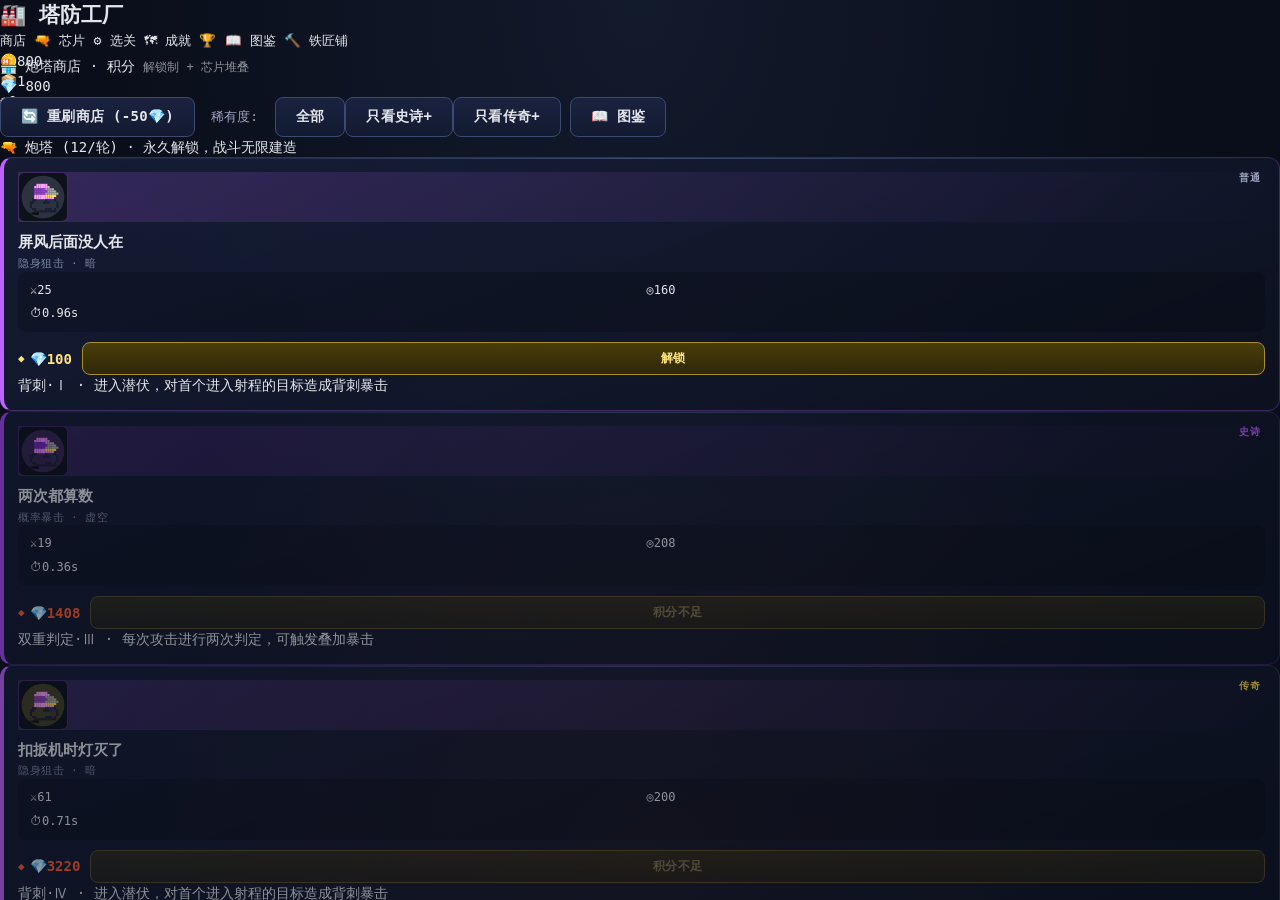
<file: index.html>
﻿<!DOCTYPE html>
<html lang="zh-CN">
<head>
<meta charset="UTF-8" />
<meta name="viewport" content="width=device-width, initial-scale=1.0" />
<title>🏭 塔防工厂</title>
<link rel='icon' type='image/jpeg' href='[data-uri]' />
<link rel="stylesheet" href="css/style.css" />
</head>
<body>

<!-- ============================================================ -->
<!-- 共享 / 跨屏幕组件                                              -->
<!-- ============================================================ -->

<!-- 成就提示 Toast 容器 -->
<div id="achToastContainer" class="hidden" aria-live="polite">
  <!-- 成就达成提示动态插入 -->
</div>

<!-- 成就列表模态框（成就页内打开） -->
<div id="achievementModal" class="hidden" role="dialog" aria-modal="true">
  <div class="modal-backdrop" data-close-modal></div>
  <div class="modal-content ach-modal">
    <header class="modal-header">
      <h2>🏆 成就列表</h2>
      <button class="btn-icon" data-close-modal aria-label="关闭">✕</button>
    </header>
    <div id="achievementList" class="achievement-list"></div>
  </div>
</div>

<!-- 战斗结算 / 关卡开始 Modal（main.js showModal 用） -->
<div id="overlay" class="hidden" role="dialog" aria-modal="true">
  <div class="modal-box">
    <h2 id="modalTitle">🏭 塔防工厂</h2>
    <div id="modalSubtitle" class="modal-sub"></div>
    <div id="modalDesc" class="modal-desc"></div>
    <div class="modal-stats">
      <span id="uiClearedCount">0</span> 已通关 ·
      解锁关卡 <span id="uiUnlockedLevel">1</span> ·
      总击杀 <span id="uiTotalKills">0</span> ·
      最高分 <span id="uiBestScore">0</span>
    </div>
    <div class="modal-buttons">
      <button id="btnNewGame" class="btn gold">▶ 进入游戏</button>
      <button id="btnContinue" class="btn hidden">📂 继续</button>
      <button id="btnLevelSelect" class="btn hidden">🗺 选关</button>
      <button id="btnAchievements" class="btn hidden">🏆 成就</button>
      <button id="btnReset" class="btn danger hidden">⚠ 重置存档</button>
    </div>
    <div id="startHint" class="start-hint"></div>
  </div>
</div>


<!-- ============================================================ -->
<!-- MENU 屏幕 —— 主菜单：商店 + 芯片 + 选关                        -->
<!-- ============================================================ -->
<section id="menuScreen" class="screen">

  <!-- 顶部栏：标题 + 标签页 + 货币 -->
  <header class="menu-topbar">
    <div class="brand">
      <h1 class="game-title">🏭 塔防工厂</h1>
    </div>

    <nav class="menu-tabs" role="tablist">
      <button class="tab-btn active" data-tab="shop" role="tab" aria-selected="true">商店 🔫</button>
      <button class="tab-btn" data-tab="chip" role="tab" aria-selected="false">芯片 ⚙</button>
      <button class="tab-btn" data-tab="level" role="tab" aria-selected="false">选关 🗺</button>
      <button class="tab-btn" data-tab="achievement" role="tab" aria-selected="false">成就 🏆</button>
      <button class="tabBtn" onclick="Shop.openCodex();">📖 图鉴</button>
      <button class="tabBtn" onclick="Blacksmith.open();">🔨 铁匠铺</button>
    </nav>

    <div class="currency-display">
      <div class="cur-item" title="金币"><span class="cur-icon">🪙</span><span class="cur-value" id="statGold">0</span></div>
      <div class="cur-item" title="已拥有塔总数"><span class="cur-icon">📦</span><span class="cur-value" id="statTotalOwned">0</span></div>
      <div class="cur-item" title="已解锁芯片数"><span class="cur-icon">⚙️</span><span class="cur-value" id="statChips">0</span></div>
      <div class="cur-item" title="最高通关关卡"><span class="cur-icon">🏁</span><span class="cur-value" id="statHighestLevel">0</span></div>
    </div>
  </header>

  <!-- 主体三栏布局 -->
  <div class="menu-body">

    <!-- 左栏：塔防商店 -->
    <aside class="menu-panel left-panel" id="shopContainer">
      <div class="panel-header">
        <h2>🔫 塔防商店</h2>
        <div class="shop-filters">
          <select id="shopFilterElement" title="按元素筛选"><option value="all">全部元素</option></select>
          <select id="shopFilterTier" title="按品质筛选"><option value="all">全部品质</option></select>
        </div>
      </div>
      <div id="towerShopGrid" class="tower-shop-grid"></div>
    </aside>

    <!-- 中栏：详情 / 芯片库存 / 出战配置 -->
    <main class="menu-panel center-panel">

      <section class="detail-section" id="towerDetailSection">
        <div class="panel-header"><h2>📋 塔详情</h2></div>
        <div id="towerDetail" class="tower-detail">
          <p class="empty-hint">点击左侧商店卡片查看详情</p>
        </div>
        <button id="buySelectedTowerBtn" class="btn-buy-big hidden">💸 买此塔</button>
      </section>

      <section class="chip-section" id="chipInventorySection">
        <div class="panel-header"><h2>⚙ 芯片库存</h2></div>
        <div id="chipInventoryGrid" class="chip-inventory-grid"></div>
      </section>

      <section class="loadout-section" id="loadoutSection">
        <div class="panel-header"><h2>🎯 出战配置</h2><span class="loadout-hint">拖拽已拥有的塔到槽位</span></div>
        <div id="ownedTowerPool" class="owned-tower-pool"></div>
        <div id="loadoutSlots" class="loadout-slots">
          <div class="loadout-slot" data-slot="0"></div>
          <div class="loadout-slot" data-slot="1"></div>
          <div class="loadout-slot" data-slot="2"></div>
          <div class="loadout-slot" data-slot="3"></div>
          <div class="loadout-slot" data-slot="4"></div>
        </div>
      </section>

      <!-- 统计面板 -->
      <section class="stats-section">
        <div class="panel-header"><h2>📊 存档统计</h2></div>
        <div class="stats-grid">
          <div class="stat-row">总击杀 <span id="uiTotalKills">0</span></div>
          <div class="stat-row">最高连击 <span id="uiBestCombo">0</span></div>
          <div class="stat-row">已解锁塔 <span id="uiTowerUnlocked">0</span></div>
          <div class="stat-row">已解锁敌人 <span id="uiEnemyUnlocked">0</span></div>
          <div class="stat-row">芯片总数 <span id="uiChipCount">0</span></div>
          <div class="stat-row">已解锁成就 <span id="uiAchCount">0</span></div>
        </div>
      </section>

    </main>

    <!-- 右栏：关卡选择 -->
    <aside class="menu-panel right-panel" id="levelPanel">
      <div class="panel-header">
        <h2>🗺 选择关卡</h2>
        <div class="level-pagination">
          <button id="prevLevelPageBtn" class="btn-page">◀ 上一页</button>
          <span id="levelPageLabel" class="page-label">第 1 / 20 页</span>
          <button id="nextLevelPageBtn" class="btn-page">下一页 ▶</button>
          <button id="btnStartLevelSelect" class="btn-page btn-goto-unlocked">▶ 跳到解锁</button>
        </div>
      </div>
      <div id="levelGrid" class="level-grid"></div>
    </aside>

    <!-- 图鉴 & 铁匠铺 内容区（默认隐藏，由 JS 动态填充） -->
    <div id="codexSection" class="hidden"></div>
    <div id="blacksmithSection" class="hidden"></div>

  </div>
</section>


<!-- ============================================================ -->
<!-- BATTLE 屏幕 —— 战斗画面（canvas + HUD + 左侧加载栏）         -->
<!-- ============================================================ -->
<section id="battleScreen" class="screen hidden">

  <!-- 顶部 HUD（main.js updateUI 会实时更新这些 ID） -->
  <header class="battle-topbar">
    <div class="battle-info">关卡 <span id="uiLevel">—</span></div>
    <div class="battle-info" id="uiLevelName">—</div>
    <div class="battle-info">波次 <span id="uiWave">0</span>/<span id="uiMaxWave">0</span></div>
    <div class="battle-info">生命 <span id="uiLives">15</span></div>
    <div class="battle-info">金币 <span id="uiGold">0</span></div>
    <div class="battle-info">分数 <span id="uiScore">0</span></div>
    <div class="battle-info">击杀 <span id="uiKills">0</span></div>

    <div class="battle-controls">
      <button id="btnStartWave" class="btn gold">▶ 开始下一波</button>
      <button id="btnSpeed" class="btn">速度×1</button>
      <button id="btnSell" class="btn">出售模式</button>
      <button id="btnRestartLevel" class="btn">🔄 重玩</button>
      <button id="btnLevels" class="btn">🗺 选关</button>
      <button id="returnHomeBtn" class="btn-return" title="返回主菜单">🏠 返回主页</button>
    </div>
  </header>

  <!-- 左侧：出战配置快捷栏 -->
  <aside class="battle-loadout">
    <h3 class="loadout-title">🎯 出战</h3>
    <div id="battleLoadoutSlots" class="battle-loadout-slots">
      <div class="battle-slot" data-battle-slot="0"></div>
      <div class="battle-slot" data-battle-slot="1"></div>
      <div class="battle-slot" data-battle-slot="2"></div>
      <div class="battle-slot" data-battle-slot="3"></div>
      <div class="battle-slot" data-battle-slot="4"></div>
    </div>
    <p class="loadout-tip">点击槽位里的塔，再点击画布放置</p>
  </aside>

  <!-- 主战斗画布（main.js 引用 id="gameCanvas"） -->
  <canvas id="gameCanvas"></canvas>

  <!-- 右下角小地图（main.js 引用 id="minimap"） -->
  <div class="battle-minimap-wrap">
    <canvas id="minimap" width="200" height="130"></canvas>
  </div>

  <!-- 塔芯片面板（main.js canvas click 打开，点击已放置塔时弹出 — BATTLE 内显示） -->
  <div id="chipPanel" class="panel">
    <h3>⚙ 塔芯片配置</h3>
    <div id="chipPanelBody"></div>
    <div class="chip-panel-actions">
      <button id="chipBtnUpgrade" class="btn">⬆ 升级</button>
      <button id="chipBtnSell" class="btn danger">💰 出售</button>
      <button id="chipBtnInv" class="btn">📦 芯片库存</button>
      <button id="chipBtnClose" class="btn">✕ 关闭</button>
    </div>
  </div>

</section>


<!-- ============================================================ -->
<!-- 脚本加载顺序：数据 → 音频 → 存档 → 核心 → 游戏 → 商店 → 芯片嵌套 → 主入口 -->
<!-- ============================================================ -->

<!-- 1) 数据文件 -->
<script src="js/data_towers.js"></script>
<script src="js/data_enemies.js"></script>
<script src="js/data_levels.js"></script>
<script src="js/data_achievements.js"></script>
<script src="js/data_chips.js"></script>

<!-- 1.5) 从 json/ 加载完整结构化数据（覆盖程序化生成的数据） -->
<script src="js/data_from_json.js"></script>

<!-- 1.6) 系统芯片注入 + 铁匠铺模块 -->
<script src="js/data_chips_extra.js"></script>
<script src="js/blacksmith.js"></script>

<!-- 2) 音频管理 -->
<script src="js/audio.js"></script>

<!-- 3) 存档管理 -->
<script src="js/save.js"></script>

<!-- 4) 核心引擎 -->
<script src="js/core.js"></script>

<!-- 5) 游戏主逻辑 + 技能引擎 -->
<script src="js/game.js"></script>
<script src="js/skill_engine.js"></script>

<!-- 6) 商店 & 经济 -->
<script src="js/shop.js"></script>

<!-- 7) 芯片嵌套系统 -->
<script src="js/chip_nesting.js"></script>

<!-- 7.5) 中文名字注入（来自 json/ 目录） -->
<script src="js/inject_names.js"></script>

<!-- 8) 主入口 / UI 绑定 -->
<script src="js/main.js"></script>

</body>
</html>
</file>
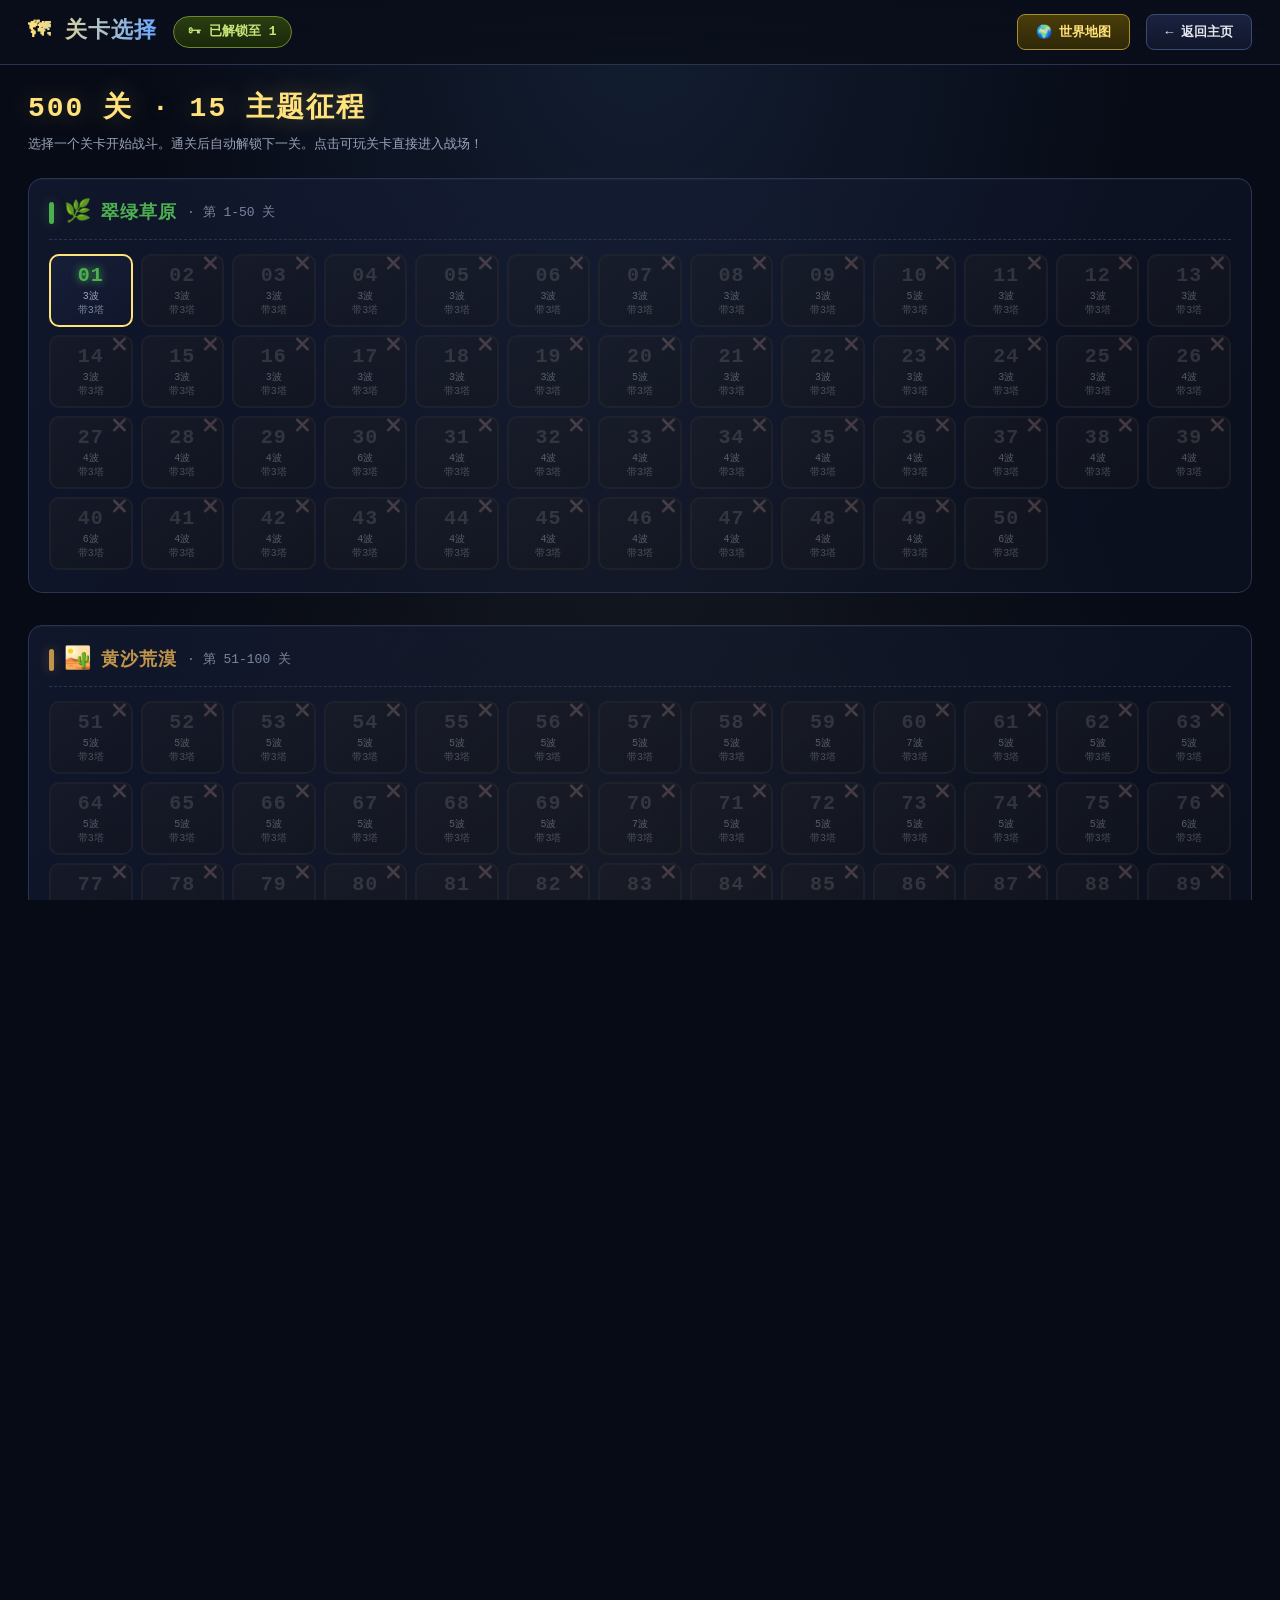
<file: levels.html>
<!DOCTYPE html>
<html lang="zh-CN">
<head>
<meta charset="UTF-8" />
<meta name="viewport" content="width=device-width, initial-scale=1.0" />
<title>🏭 塔防工厂 · 关卡选择</title>
<link rel="stylesheet" href="css/style.css" />
<style>
  /* ===== 页面级样式覆盖 ===== */
  html, body {
    height: 100%;
    overflow: auto;
    background:
      radial-gradient(ellipse at top, rgba(108,168,255,0.12), transparent 55%),
      radial-gradient(ellipse at bottom, rgba(255,226,122,0.06), transparent 60%),
      #070b16;
  }

  /* 顶栏 */
  .top-bar {
    position: sticky; top: 0; z-index: 50;
    display: flex; align-items: center; gap: 16px;
    padding: 14px 28px;
    background: linear-gradient(180deg, rgba(10,14,26,0.96) 0%, rgba(10,14,26,0.85) 100%);
    border-bottom: 1px solid #2a3450;
    backdrop-filter: blur(10px);
  }
  .top-title {
    font-size: 22px; font-weight: 700; letter-spacing: 1px;
    background: linear-gradient(90deg, #ffe27a, #6ca8ff);
    -webkit-background-clip: text; background-clip: text;
    -webkit-text-fill-color: transparent;
  }
  .highest-badge {
    display: inline-flex; align-items: center; gap: 6px;
    padding: 6px 14px; border-radius: 20px;
    background: linear-gradient(180deg, #2a3d12, #1a280a);
    border: 1px solid #6b8a2a; color: #c8e87a; font-size: 13px; font-weight: 600;
  }
  .top-bar .spacer { flex: 1; }
  .nav-btn {
    display: inline-flex; align-items: center; gap: 6px;
    padding: 8px 18px; font-size: 13px; font-weight: 600;
    border-radius: 8px; border: 1px solid #3a4a70;
    background: linear-gradient(180deg, #1a2240, #10162a);
    color: #e4e6eb; cursor: pointer; transition: all .18s;
  }
  .nav-btn:hover { border-color: #6ca8ff; box-shadow: 0 0 12px rgba(108,168,255,0.25); transform: translateY(-1px); }
  .nav-btn-gold { border-color: #a88e2c; color: #ffe27a; background: linear-gradient(180deg, #4a3d0a, #2f2808); }
  .nav-btn-gold:hover { border-color: #ffe27a; box-shadow: 0 0 14px rgba(255,226,122,0.3); }

  /* 容器 */
  .page-container {
    max-width: 1400px; margin: 0 auto; padding: 24px 28px 60px;
  }
  .page-header { margin-bottom: 24px; }
  .page-header h1 {
    font-size: 28px; font-weight: 800; color: #ffe27a; letter-spacing: 2px;
    text-shadow: 0 0 24px rgba(255,226,122,0.25);
  }
  .page-header p { color: #9aa4bd; margin-top: 6px; font-size: 13px; }

  /* 主题分区 */
  .theme-section {
    margin-bottom: 32px;
    padding: 18px 20px 22px;
    background: linear-gradient(135deg, rgba(26,34,64,0.5) 0%, rgba(16,22,42,0.4) 100%);
    border: 1px solid #2a3450; border-radius: 14px;
    box-shadow: inset 0 1px 0 rgba(255,255,255,0.03);
  }
  .theme-header {
    display: flex; align-items: center; gap: 10px;
    margin-bottom: 14px; padding-bottom: 10px;
    border-bottom: 1px dashed #2a3450;
  }
  .theme-header::before {
    content: ""; width: 5px; height: 22px; border-radius: 3px;
    background: var(--theme-color, #6ca8ff);
    box-shadow: 0 0 12px var(--theme-glow, rgba(108,168,255,0.3));
  }
  .theme-emoji { font-size: 22px; }
  .theme-name { font-size: 18px; font-weight: 700; color: var(--theme-color, #fff); letter-spacing: 1px; }
  .theme-range { font-size: 13px; color: #7a86a0; font-weight: 400; }

  /* 卡片网格 */
  .level-grid {
    display: grid;
    grid-template-columns: repeat(auto-fill, minmax(80px, 1fr));
    gap: 8px;
  }

  /* 关卡卡片 */
  .lv-card {
    position: relative;
    display: flex; flex-direction: column; align-items: center; justify-content: center;
    padding: 8px 4px; min-height: 72px;
    border-radius: 10px; border: 2px solid var(--card-border, #3a4a70);
    background: linear-gradient(145deg, rgba(26,34,64,0.7), rgba(16,22,42,0.8));
    color: #e4e6eb; cursor: pointer;
    transition: transform .15s, box-shadow .15s, border-color .15s;
    font-family: inherit;
  }
  .lv-card:hover:not(.locked) {
    transform: translateY(-3px) scale(1.06);
    box-shadow: 0 8px 24px rgba(0,0,0,0.5), 0 0 16px var(--card-border, rgba(108,168,255,0.4));
    z-index: 2;
  }
  .lv-num {
    font-size: 20px; font-weight: 800; letter-spacing: 1px;
    color: var(--card-border, #fff);
    text-shadow: 0 0 8px var(--card-border, rgba(255,255,255,0.3));
  }
  .lv-wave { font-size: 10px; color: #9aa4bd; margin-top: 2px; }
  .lv-tower { font-size: 10px; color: #7a86a0; }

  /* 锁定 */
  .lv-card.locked {
    filter: grayscale(0.85); opacity: 0.5; cursor: not-allowed;
    border-color: #2a2a3a;
  }
  .lv-card.locked .lv-num { color: #555; text-shadow: none; }

  /* 已通关 */
  .lv-card.cleared {
    border-color: #ffe27a;
    background: linear-gradient(145deg, rgba(74,61,10,0.6), rgba(47,40,8,0.7));
    box-shadow: 0 0 12px rgba(255,226,122,0.15);
  }
  .lv-card.cleared .lv-num { color: #ffe27a; }

  /* 当前关卡（未通关的最高解锁关） */
  .lv-card.current {
    animation: currentPulse 1.8s ease-in-out infinite;
    border-color: #ffe27a;
  }
  @keyframes currentPulse {
    0%, 100% { box-shadow: 0 0 0 0 rgba(255,226,122,0.6), 0 0 20px rgba(255,226,122,0.25); }
    50%      { box-shadow: 0 0 0 6px rgba(255,226,122,0), 0 0 30px rgba(255,226,122,0.5); }
  }

  /* 角标 */
  .lv-badge {
    position: absolute; top: 2px; right: 4px;
    font-size: 12px; font-weight: 700; line-height: 1;
  }
  .lv-badge-cleared { color: #ffe27a; text-shadow: 0 0 4px rgba(255,226,122,0.8); }
  .lv-badge-locked { color: #555; }

  /* 响应式 */
  @media (max-width: 900px) {
    .level-grid { grid-template-columns: repeat(auto-fill, minmax(64px, 1fr)); gap: 6px; }
    .lv-card { min-height: 60px; padding: 6px 2px; }
    .lv-num { font-size: 16px; }
  }

  /* 底部装饰 */
  .page-footer {
    text-align: center; padding: 30px;
    color: #555; font-size: 12px;
  }
</style>
</head>
<body>

<!-- 顶栏 -->
<div class="top-bar">
  <span class="top-title">🗺 关卡选择</span>
  <span class="highest-badge" id="highestBadge">🗝 已解锁至 1</span>
  <div class="spacer"></div>
  <button class="nav-btn-gold nav-btn" onclick="location.href='map.html'">🌍 世界地图</button>
  <button class="nav-btn" onclick="location.href='index.html'">← 返回主页</button>
</div>

<div class="page-container">
  <div class="page-header">
    <h1>500 关 · 15 主题征程</h1>
    <p>选择一个关卡开始战斗。通关后自动解锁下一关。点击可玩关卡直接进入战场！</p>
  </div>

  <!-- 主题分区容器 -->
  <div id="themeSections"></div>
</div>

<div class="page-footer">塔防工厂 · Level Select &nbsp;|&nbsp; Powered by TDF Engine</div>

<!-- 依赖脚本（顺序不能乱） -->
<script src="js/data_levels.js"></script>
<script src="js/save.js"></script>
<script src="js/audio.js"></script>
<script src="js/level_page.js"></script>
<script>
  document.addEventListener('DOMContentLoaded', () => {
    if (window.LevelPage && typeof LevelPage.renderLevelsPage === 'function') {
      LevelPage.renderLevelsPage();
    }
  });
</script>
</body>
</html>
</file>
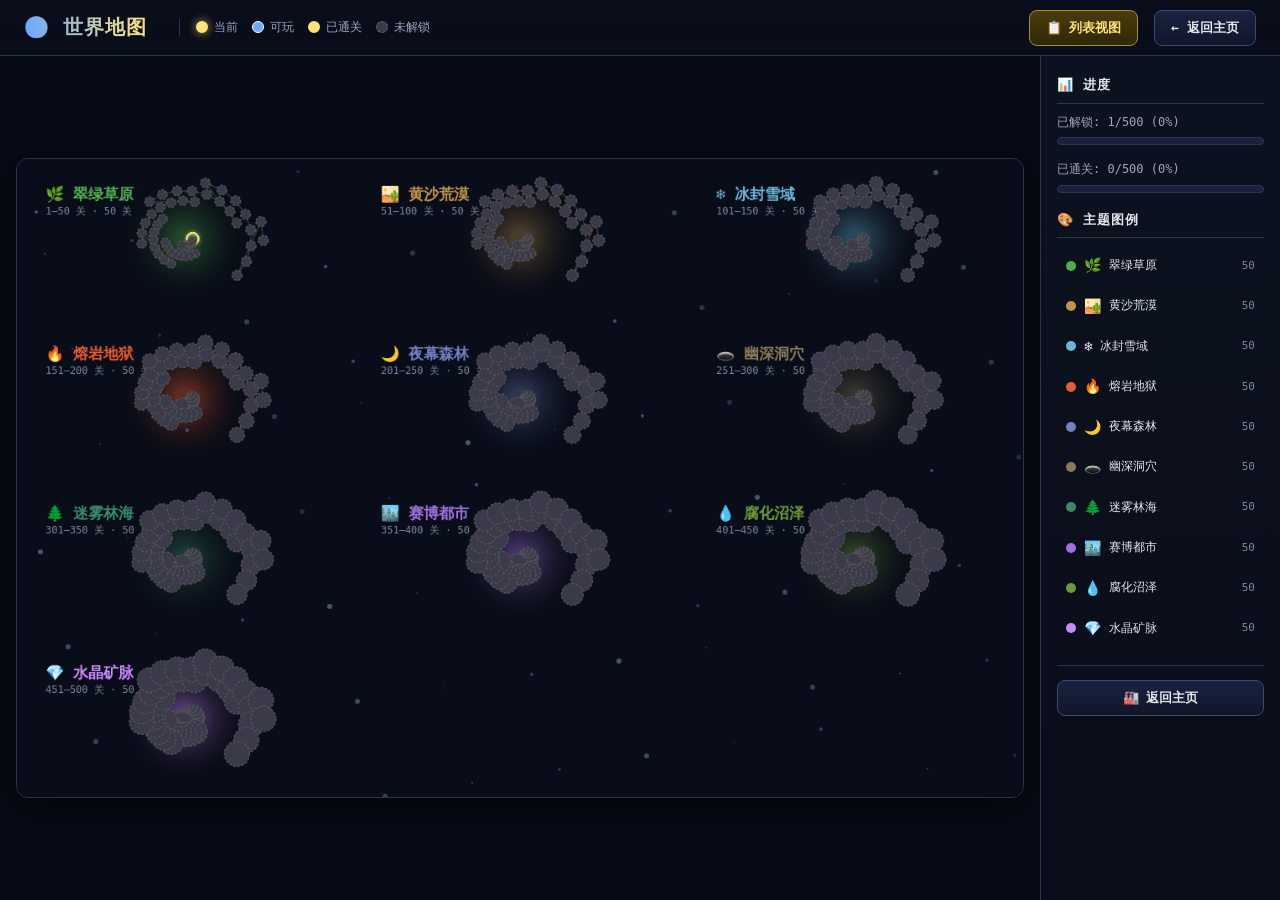
<file: map.html>
<!DOCTYPE html>
<html lang="zh-CN">
<head>
<meta charset="UTF-8" />
<meta name="viewport" content="width=device-width, initial-scale=1.0" />
<title>🗺 塔防工厂 · 世界地图</title>
<link rel="stylesheet" href="css/style.css" />
<style>
  /* ===== 页面级样式 ===== */
  html, body {
    height: 100%;
    overflow: hidden;
    background: #070b16;
  }

  /* 顶栏 */
  .top-bar {
    position: fixed; top: 0; left: 0; right: 0; z-index: 50;
    display: flex; align-items: center; gap: 16px;
    padding: 12px 24px; height: 56px;
    background: linear-gradient(180deg, rgba(10,14,26,0.98), rgba(10,14,26,0.88));
    border-bottom: 1px solid #2a3450;
    backdrop-filter: blur(12px);
  }
  .top-title {
    font-size: 20px; font-weight: 700; letter-spacing: 1px;
    background: linear-gradient(90deg, #6ca8ff, #ffe27a);
    -webkit-background-clip: text; background-clip: text;
    -webkit-text-fill-color: transparent;
  }
  .legend {
    display: flex; align-items: center; gap: 14px;
    margin-left: 16px; padding-left: 16px;
    border-left: 1px solid #2a3450;
  }
  .legend-item {
    display: flex; align-items: center; gap: 6px;
    font-size: 12px; color: #9aa4bd;
  }
  .legend-dot {
    width: 12px; height: 12px; border-radius: 50%;
  }
  .legend-dot.locked { background: #3a3a4a; border: 1px dashed #666; }
  .legend-dot.cleared { background: #ffe27a; border: 2px solid #ffe27a; }
  .legend-dot.current {
    background: #ffe27a; border: 2px solid #ffe27a;
    box-shadow: 0 0 10px rgba(255,226,122,0.7);
    animation: legPulse 1.5s ease-in-out infinite;
  }
  @keyframes legPulse {
    0%,100% { box-shadow: 0 0 8px rgba(255,226,122,0.6); }
    50%     { box-shadow: 0 0 18px rgba(255,226,122,1); }
  }
  .legend-dot.available { background: #6ca8ff; border: 1px solid #fff; }

  .top-bar .spacer { flex: 1; }
  .nav-btn {
    display: inline-flex; align-items: center; gap: 6px;
    padding: 8px 16px; font-size: 13px; font-weight: 600;
    border-radius: 8px; border: 1px solid #3a4a70;
    background: linear-gradient(180deg, #1a2240, #10162a);
    color: #e4e6eb; cursor: pointer; transition: all .18s;
  }
  .nav-btn:hover { border-color: #6ca8ff; box-shadow: 0 0 12px rgba(108,168,255,0.25); transform: translateY(-1px); }
  .nav-btn-gold { border-color: #a88e2c; color: #ffe27a; background: linear-gradient(180deg, #4a3d0a, #2f2808); }
  .nav-btn-gold:hover { border-color: #ffe27a; box-shadow: 0 0 14px rgba(255,226,122,0.3); }

  /* 主区域 */
  .main-area {
    position: fixed; top: 56px; left: 0; right: 0; bottom: 0;
    display: flex;
  }
  .map-wrap {
    flex: 1; overflow: auto;
    padding: 16px;
    display: flex; align-items: center; justify-content: center;
  }
  #mapCanvas {
    max-width: 100%; max-height: 100%;
    border-radius: 12px;
    border: 1px solid #2a3450;
    box-shadow: 0 8px 40px rgba(0,0,0,0.6), inset 0 1px 0 rgba(255,255,255,0.03);
    cursor: default;
  }

  /* 右侧边栏 */
  .sidebar {
    width: 240px; flex-shrink: 0;
    background: linear-gradient(180deg, rgba(13,18,32,0.98), rgba(10,14,26,0.95));
    border-left: 1px solid #2a3450;
    padding: 20px 16px;
    overflow-y: auto;
  }
  .sidebar h3 {
    font-size: 13px; font-weight: 700; color: #e4e6eb;
    margin-bottom: 10px; padding-bottom: 8px;
    border-bottom: 1px solid #2a3450;
    letter-spacing: 1px;
  }
  .stat-block {
    margin-bottom: 16px;
  }
  .stat-label {
    font-size: 12px; color: #9aa4bd; margin-bottom: 6px;
  }
  .progress-bar {
    height: 8px; background: #1a2240; border-radius: 4px; overflow: hidden;
    border: 1px solid #2a3450;
  }
  .progress-fill {
    height: 100%; border-radius: 4px; width: 0%;
    transition: width 0.5s ease;
  }
  #barUnlock { background: linear-gradient(90deg, #6ca8ff, #88ccff); box-shadow: 0 0 8px rgba(108,168,255,0.4); }
  #barClear  { background: linear-gradient(90deg, #ffe27a, #ffcc44); box-shadow: 0 0 8px rgba(255,226,122,0.4); }

  /* 主题图例 */
  .theme-legend {
    display: flex; flex-direction: column; gap: 6px;
  }
  .theme-item {
    display: flex; align-items: center; gap: 8px;
    padding: 6px 8px; border-radius: 6px;
    border: 1px solid transparent;
    transition: background .15s;
    cursor: default;
  }
  .theme-item:hover { background: rgba(255,255,255,0.03); border-color: #2a3450; }
  .theme-color {
    width: 10px; height: 10px; border-radius: 50%; flex-shrink: 0;
  }
  .theme-emoji { font-size: 14px; }
  .theme-name { font-size: 12px; color: #e4e6eb; flex: 1; }
  .theme-count { font-size: 11px; color: #7a86a0; }

  /* 底部按钮 */
  .sidebar-footer {
    margin-top: 20px; padding-top: 14px;
    border-top: 1px solid #2a3450;
    display: flex; flex-direction: column; gap: 8px;
  }
  .sidebar-footer .nav-btn { width: 100%; justify-content: center; }

  /* Tooltip */
  .map-tooltip {
    position: fixed; z-index: 100;
    display: none;
    padding: 8px 12px;
    background: rgba(10,14,26,0.96);
    border: 1px solid #3a4a70;
    border-radius: 8px;
    font-size: 12px; color: #e4e6eb;
    line-height: 1.5;
    box-shadow: 0 6px 24px rgba(0,0,0,0.5);
    pointer-events: none;
    max-width: 220px;
  }
  .map-tooltip b { color: #ffe27a; font-weight: 700; }

  /* 响应式 */
  @media (max-width: 1100px) {
    .sidebar { width: 200px; padding: 16px 12px; }
    .legend { display: none; }
  }
  @media (max-width: 780px) {
    .main-area { flex-direction: column; }
    .sidebar {
      width: 100%; max-height: 200px;
      border-left: none; border-top: 1px solid #2a3450;
    }
  }
</style>
</head>
<body>

<!-- 顶栏 -->
<div class="top-bar">
  <span class="top-title">🌍 世界地图</span>
  <div class="legend">
    <div class="legend-item"><span class="legend-dot current"></span>当前</div>
    <div class="legend-item"><span class="legend-dot available"></span>可玩</div>
    <div class="legend-item"><span class="legend-dot cleared"></span>已通关</div>
    <div class="legend-item"><span class="legend-dot locked"></span>未解锁</div>
  </div>
  <div class="spacer"></div>
  <button class="nav-btn-gold nav-btn" onclick="location.href='levels.html'">📋 列表视图</button>
  <button class="nav-btn" onclick="location.href='index.html'">← 返回主页</button>
</div>

<!-- 主区域 -->
<div class="main-area">
  <div class="map-wrap">
    <canvas id="mapCanvas" width="1200" height="760"></canvas>
  </div>

  <!-- 右侧边栏 -->
  <aside class="sidebar">
    <h3>📊 进度</h3>

    <div class="stat-block">
      <div class="stat-label" id="statUnlock">已解锁: 0/500</div>
      <div class="progress-bar"><div class="progress-fill" id="barUnlock"></div></div>
    </div>
    <div class="stat-block">
      <div class="stat-label" id="statClear">已通关: 0/500</div>
      <div class="progress-bar"><div class="progress-fill" id="barClear"></div></div>
    </div>

    <h3 style="margin-top: 18px;">🎨 主题图例</h3>
    <div class="theme-legend" id="themeLegend"></div>

    <div class="sidebar-footer">
      <button class="nav-btn" onclick="location.href='index.html'">🏭 返回主页</button>
    </div>
  </aside>
</div>

<!-- 依赖脚本 -->
<script src="js/data_levels.js"></script>
<script src="js/save.js"></script>
<script src="js/audio.js"></script>
<script src="js/level_page.js"></script>
<script>
  document.addEventListener('DOMContentLoaded', () => {
    // 构建侧边栏主题图例
    const legend = document.getElementById('themeLegend');
    if (legend && window.LevelPage) {
      const groups = LevelPage.groupByTheme(window.LEVELS || []);
      let h = '';
      for (const g of groups) {
        const t = g.theme;
        h += `<div class="theme-item">
          <span class="theme-color" style="background:${t.color}"></span>
          <span class="theme-emoji">${t.emoji}</span>
          <span class="theme-name">${t.name}</span>
          <span class="theme-count">${g.levels.length}</span>
        </div>`;
      }
      legend.innerHTML = h;
    }
    // 渲染地图
    if (window.LevelPage && typeof LevelPage.renderMapPage === 'function') {
      LevelPage.renderMapPage();
    }
  });
</script>
</body>
</html>
</file>
<file: css/style.css>
/* ========================================================================
   TDF — Tower Defense Framework — Complete Dark-Tech Theme
   ======================================================================== */

/* ---------- 1. :root + reset + scrollbar ---------- */

:root {
    --bg: #0a0e1a; --bg2: #0d1220; --panel: rgba(13,18,32,0.92);
    --border: #2a3450; --border2: #3a4a70;
    --text: #e4e6eb; --text2: #9aa4bd; --text3: #7a86a0;
    --accent: #6ca8ff; --gold: #ffe27a; --danger: #ff5a2a; --ok: #6bff6b;
    --radius: 8px; --radius2: 12px; --transition: 0.18s ease;
    font-family: "Segoe UI", Consolas, monospace;
}

*, *::before, *::after { box-sizing: border-box; margin: 0; padding: 0; }
html, body { height: 100%; width: 100%; overflow: hidden; }
body {
    background:
        radial-gradient(ellipse at top, rgba(108,168,255,0.08), transparent 60%),
        radial-gradient(ellipse at bottom, rgba(255,90,42,0.05), transparent 60%),
        var(--bg);
    color: var(--text);
    font-family: var(--font-family, "Segoe UI", Consolas, monospace);
    font-size: 14px; line-height: 1.45;
    -webkit-font-smoothing: antialiased; -moz-osx-font-smoothing: grayscale;
}
a { color: var(--accent); }
a:hover { text-decoration: underline; }
img { max-width: 100%; display: block; }
button, input, select, textarea { font-family: inherit; outline: none; }
button { cursor: pointer; border: none; background: transparent; color: inherit; }
input, select, textarea {
    font-size: inherit; color: inherit;
    background: var(--bg2); border: 1px solid var(--border);
    border-radius: var(--radius); padding: 6px 10px;
    transition: border-color var(--transition), box-shadow var(--transition);
}
input:focus, select:focus, textarea:focus {
    border-color: var(--accent);
    box-shadow: 0 0 0 2px rgba(108,168,255,0.18);
}
::-webkit-scrollbar { width: 10px; height: 10px; }
::-webkit-scrollbar-track { background: var(--bg2); border-radius: var(--radius); }
::-webkit-scrollbar-thumb { background: var(--border2); border-radius: var(--radius); border: 2px solid var(--bg2); transition: background var(--transition); }
::-webkit-scrollbar-thumb:hover { background: var(--accent); }
* { scrollbar-width: thin; scrollbar-color: var(--border2) var(--bg2); }


/* ---------- 2. .btn variants ---------- */

.btn {
    display: inline-flex; align-items: center; justify-content: center; gap: 6px;
    padding: 10px 20px; font-size: 14px; font-weight: 600; letter-spacing: 0.3px;
    color: var(--text); background: linear-gradient(180deg, #1a2240 0%, #131a30 100%);
    border: 1px solid var(--border2); border-radius: var(--radius);
    cursor: pointer; user-select: none; transition: all var(--transition); white-space: nowrap;
}
.btn:hover { background: linear-gradient(180deg, #223060 0%, #182242 100%); border-color: var(--accent); box-shadow: 0 0 12px rgba(108,168,255,0.25); transform: translateY(-1px); }
.btn:active { transform: translateY(0); box-shadow: none; }
.btn:disabled { opacity: 0.4; cursor: not-allowed; transform: none; box-shadow: none; }
.btn-gold { background: linear-gradient(180deg, #4a3d0a 0%, #2f2808 100%); border-color: #a88e2c; color: var(--gold); }
.btn-gold:hover { background: linear-gradient(180deg, #665210 0%, #3f340c 100%); border-color: var(--gold); box-shadow: 0 0 14px rgba(255,226,122,0.3); }
.btn-danger { background: linear-gradient(180deg, #3a1510 0%, #260d0a 100%); border-color: #8a3a2a; color: var(--danger); }
.btn-danger:hover { background: linear-gradient(180deg, #5a1f14 0%, #3a150c 100%); border-color: var(--danger); box-shadow: 0 0 14px rgba(255,90,42,0.3); }
.btn-ok { background: linear-gradient(180deg, #103a1f 0%, #0a2615 100%); border-color: #2a8a50; color: var(--ok); }
.btn-ok:hover { background: linear-gradient(180deg, #185a2a 0%, #0f3a1e 100%); border-color: var(--ok); box-shadow: 0 0 14px rgba(107,255,107,0.25); }
.btn-small { padding: 6px 12px; font-size: 12px; border-radius: 6px; }
.btn-icon { width: 36px; height: 36px; padding: 0; font-size: 16px; }


/* ---------- 3. .panel / .modal / .overlay ---------- */

.panel {
    background: var(--panel); border: 1px solid var(--border); border-radius: var(--radius2);
    padding: 18px; backdrop-filter: blur(8px);
    box-shadow: inset 0 1px 0 rgba(255,255,255,0.04), 0 4px 16px rgba(0,0,0,0.4);
}
.panel-header { display: flex; align-items: center; justify-content: space-between; margin-bottom: 14px; padding-bottom: 10px; border-bottom: 1px solid var(--border); }
.panel-title { font-size: 16px; font-weight: 700; color: var(--text); letter-spacing: 0.5px; display: flex; align-items: center; gap: 8px; }
.panel-title::before { content: ""; width: 4px; height: 18px; background: linear-gradient(180deg, var(--accent) 0%, transparent 100%); border-radius: 2px; }

.overlay, #overlay {
    position: fixed; inset: 0;
    background: rgba(5,8,16,0.82); backdrop-filter: blur(6px);
    z-index: 100; display: none; align-items: center; justify-content: center;
    animation: fadeIn 0.2s ease;
}
.overlay.active, #overlay.active { display: flex; }

@keyframes fadeIn { from { opacity: 0; } to { opacity: 1; } }
@keyframes fadeOut { from { opacity: 1; } to { opacity: 0; } }

.modal {
    background: var(--panel); border: 1px solid var(--border2); border-radius: var(--radius2);
    box-shadow: 0 0 0 1px rgba(108,168,255,0.1), 0 20px 60px rgba(0,0,0,0.6), inset 0 1px 0 rgba(255,255,255,0.06);
    padding: 28px; min-width: 360px; max-width: 80vw; max-height: 85vh; overflow: auto;
    animation: modalIn 0.22s ease; position: relative;
}
.modal-title { font-size: 20px; font-weight: 700; margin-bottom: 16px; padding-bottom: 12px; border-bottom: 1px solid var(--border); display: flex; align-items: center; justify-content: space-between; }
.modal-close { width: 32px; height: 32px; border-radius: 50%; background: var(--bg2); border: 1px solid var(--border); color: var(--text2); font-size: 16px; display: flex; align-items: center; justify-content: center; cursor: pointer; transition: all var(--transition); }
.modal-close:hover { background: var(--danger); color: #fff; border-color: var(--danger); }
.modal-body { padding: 8px 0; }
.modal-footer { display: flex; justify-content: flex-end; gap: 10px; margin-top: 18px; padding-top: 14px; border-top: 1px solid var(--border); }
@keyframes modalIn { from { transform: scale(0.94) translateY(8px); opacity: 0; } to { transform: scale(1) translateY(0); opacity: 1; } }


/* ---------- 4. #menuScreen — top bar + 3 columns ---------- */

#menuScreen { width: 100vw; height: 100vh; display: grid; grid-template-rows: 56px 1fr; overflow: hidden; }
#topBar {
    display: flex; align-items: center; justify-content: space-between; padding: 0 20px;
    background: linear-gradient(180deg, var(--bg2) 0%, var(--bg) 100%);
    border-bottom: 1px solid var(--border); box-shadow: 0 2px 12px rgba(0,0,0,0.4); z-index: 10;
}
#topBar .brand { font-size: 18px; font-weight: 800; letter-spacing: 1px; color: var(--text); display: flex; align-items: center; gap: 10px; }
#topBar .brand .logo-dot { width: 12px; height: 12px; background: var(--accent); border-radius: 2px; box-shadow: 0 0 10px var(--accent); transform: rotate(45deg); }
#topBar .tabs { display: flex; gap: 4px; }
.tab { padding: 8px 18px; font-size: 13px; font-weight: 600; color: var(--text2); background: transparent; border: 1px solid transparent; border-bottom: none; border-radius: var(--radius) var(--radius) 0 0; cursor: pointer; transition: all var(--transition); position: relative; }
.tab:hover { color: var(--text); background: rgba(108,168,255,0.06); }
.tab.active { color: var(--accent); background: rgba(108,168,255,0.1); border-color: var(--border); }
.tab.active::after { content: ""; position: absolute; left: 0; right: 0; bottom: -1px; height: 2px; background: var(--accent); box-shadow: 0 0 6px var(--accent); }
#topBar .stats { display: flex; align-items: center; gap: 18px; font-size: 13px; }
#topBar .stat { display: flex; align-items: center; gap: 6px; padding: 4px 10px; background: rgba(255,226,122,0.08); border: 1px solid rgba(255,226,122,0.2); border-radius: var(--radius); color: var(--gold); font-weight: 600; }
#menuBody { display: grid; grid-template-columns: 1fr 380px 280px; gap: 14px; padding: 14px; overflow: hidden; }
#towerShop, #ownedPanel, #sidePanel { overflow-y: auto; min-height: 0; }


/* ---------- 5. Shop Cards ---------- */

#shopGrid { display: grid; grid-template-columns: repeat(auto-fill, minmax(220px, 1fr)); gap: 12px; padding-right: 4px; }
.shop-card {
    background: linear-gradient(160deg, rgba(26,34,64,0.7) 0%, rgba(13,18,32,0.9) 100%);
    border: 1px solid var(--border); border-radius: var(--radius2); padding: 14px;
    transition: all var(--transition); position: relative; overflow: hidden;
}
.shop-card::before { content: ""; position: absolute; top: 0; left: 0; right: 0; height: 1px; background: linear-gradient(90deg, transparent, var(--border2), transparent); }
.shop-card:hover { border-color: var(--accent); transform: translateY(-2px); box-shadow: 0 8px 24px rgba(108,168,255,0.15); }
.card-header { display: flex; align-items: flex-start; gap: 10px; margin-bottom: 10px; }
.card-symbol { width: 44px; height: 44px; flex-shrink: 0; display: flex; align-items: center; justify-content: center; background: var(--bg2); border: 1px solid var(--border2); border-radius: var(--radius); font-size: 22px; font-weight: 700; color: var(--accent); position: relative; overflow: hidden; }
.card-symbol::after { content: ""; position: absolute; inset: -50%; background: linear-gradient(45deg, transparent 40%, rgba(255,255,255,0.05) 50%, transparent 60%); animation: shimmer 3s linear infinite; }
@keyframes shimmer { 0% { transform: translateX(-50%) translateY(-50%) rotate(45deg); } 100% { transform: translateX(50%) translateY(50%) rotate(45deg); } }
.card-name { font-size: 15px; font-weight: 700; color: var(--text); margin-bottom: 2px; }
.card-sub { font-size: 11px; color: var(--text3); letter-spacing: 0.5px; text-transform: uppercase; }
.card-rarity-tag { position: absolute; top: 10px; right: 10px; font-size: 10px; font-weight: 700; letter-spacing: 0.8px; text-transform: uppercase; padding: 3px 8px; border-radius: 4px; }
.rarity-common   { background: rgba(122,134,160,0.18); color: var(--text3); border: 1px solid rgba(122,134,160,0.3); }
.rarity-uncommon { background: rgba(107,255,107,0.1);   color: var(--ok);      border: 1px solid rgba(107,255,107,0.3); }
.rarity-rare     { background: rgba(108,168,255,0.1);   color: var(--accent); border: 1px solid rgba(108,168,255,0.35); }
.rarity-epic     { background: rgba(180,120,255,0.1);   color: #c090ff;       border: 1px solid rgba(180,120,255,0.35); }
.rarity-legendary{ background: rgba(255,226,122,0.12);  color: var(--gold);   border: 1px solid rgba(255,226,122,0.4); }
.card-stats { display: grid; grid-template-columns: 1fr 1fr; gap: 6px 10px; padding: 10px 12px; background: rgba(0,0,0,0.2); border-radius: var(--radius); margin-bottom: 10px; font-size: 12px; }
.card-stat { display: flex; justify-content: space-between; color: var(--text2); }
.card-stat .val { color: var(--text); font-weight: 600; font-variant-numeric: tabular-nums; }
.card-bottom { display: flex; align-items: center; justify-content: space-between; gap: 10px; }
.card-cost { display: flex; align-items: center; gap: 5px; font-size: 14px; font-weight: 700; color: var(--gold); }
.card-cost::before { content: "◆"; font-size: 11px; }
.buy-btn { flex: 1; padding: 7px 14px; font-size: 12px; font-weight: 700; letter-spacing: 0.5px; background: linear-gradient(180deg, #4a3d0a 0%, #2f2808 100%); border: 1px solid #a88e2c; border-radius: var(--radius); color: var(--gold); cursor: pointer; transition: all var(--transition); text-transform: uppercase; }
.buy-btn:hover { background: linear-gradient(180deg, #665210 0%, #3f340c 100%); border-color: var(--gold); box-shadow: 0 0 12px rgba(255,226,122,0.3); }
.buy-btn:disabled { opacity: 0.45; cursor: not-allowed; }


/* ---------- 6. Codex Overlay ---------- */

.codex-overlay { position: fixed; inset: 0; background: var(--panel); z-index: 200; display: none; flex-direction: column; backdrop-filter: blur(10px); }
.codex-overlay.active { display: flex; }
.codex-header { display: flex; align-items: center; justify-content: space-between; padding: 14px 24px; border-bottom: 1px solid var(--border); background: rgba(0,0,0,0.3); }
.codex-title { font-size: 20px; font-weight: 800; color: var(--text); letter-spacing: 1px; }
.codex-tabs { display: flex; gap: 2px; padding: 12px 24px; background: rgba(0,0,0,0.2); border-bottom: 1px solid var(--border); }
.codex-tab { padding: 8px 18px; font-size: 13px; font-weight: 600; color: var(--text2); background: transparent; border: 1px solid transparent; border-radius: var(--radius); cursor: pointer; transition: all var(--transition); }
.codex-tab:hover { color: var(--text); background: rgba(108,168,255,0.06); }
.codex-tab.active { color: var(--accent); background: rgba(108,168,255,0.12); border-color: rgba(108,168,255,0.4); }
.codex-body { display: grid; grid-template-columns: 1fr 360px; gap: 0; flex: 1; overflow: hidden; }
.codex-grid { padding: 18px; overflow-y: auto; display: grid; grid-template-columns: repeat(auto-fill, minmax(180px, 1fr)); gap: 12px; align-content: start; border-right: 1px solid var(--border); }
.codex-card { background: linear-gradient(160deg, rgba(26,34,64,0.5), rgba(13,18,32,0.9)); border: 1px solid var(--border); border-radius: var(--radius); padding: 12px; cursor: pointer; transition: all var(--transition); }
.codex-card:hover { border-color: var(--accent); transform: translateY(-2px); box-shadow: 0 6px 16px rgba(0,0,0,0.4); }
.codex-card.selected { border-color: var(--accent); box-shadow: 0 0 0 2px rgba(108,168,255,0.2); }
.codex-card.locked { opacity: 0.5; cursor: not-allowed; filter: grayscale(0.6); }
.codex-card .symbol { font-size: 28px; text-align: center; margin: 6px 0; color: var(--accent); }
.codex-card .name { font-size: 13px; font-weight: 700; text-align: center; color: var(--text); }
.codex-card .type { font-size: 10px; text-align: center; color: var(--text3); text-transform: uppercase; letter-spacing: 0.5px; margin-top: 2px; }
.codex-detail-panel { padding: 22px; overflow-y: auto; background: rgba(0,0,0,0.2); }
.codex-detail-panel .empty-hint { display: flex; align-items: center; justify-content: center; height: 100%; color: var(--text3); font-size: 13px; }
.codex-detail-panel .detail-header { display: flex; align-items: center; gap: 14px; margin-bottom: 16px; padding-bottom: 14px; border-bottom: 1px solid var(--border); }
.codex-detail-panel .detail-symbol { width: 64px; height: 64px; display: flex; align-items: center; justify-content: center; font-size: 32px; color: var(--accent); background: var(--bg2); border: 1px solid var(--border2); border-radius: var(--radius); }
.codex-detail-panel .detail-name { font-size: 18px; font-weight: 800; color: var(--text); }
.codex-detail-panel .detail-type { font-size: 11px; color: var(--text3); text-transform: uppercase; letter-spacing: 0.8px; }
.codex-detail-panel .detail-desc { font-size: 13px; color: var(--text2); line-height: 1.6; margin-bottom: 16px; }
.codex-detail-panel .detail-stats { display: flex; flex-direction: column; gap: 8px; }
.codex-detail-panel .detail-stat-row { display: flex; justify-content: space-between; padding: 8px 12px; background: rgba(0,0,0,0.25); border-radius: 6px; font-size: 13px; }
.codex-detail-panel .detail-stat-row .label { color: var(--text3); }
.codex-detail-panel .detail-stat-row .value { color: var(--text); font-weight: 600; }


/* ---------- 7. Blacksmith ---------- */

.blacksmith-overlay { position: fixed; inset: 0; background: var(--panel); z-index: 200; display: none; flex-direction: column; backdrop-filter: blur(10px); }
.blacksmith-overlay.active { display: flex; }
.bs-header { padding: 14px 24px; border-bottom: 1px solid var(--border); background: rgba(0,0,0,0.3); display: flex; align-items: center; justify-content: space-between; }
.bs-title { font-size: 20px; font-weight: 800; color: var(--gold); letter-spacing: 1px; }
.bs-container { flex: 1; display: grid; grid-template-columns: 1fr 1fr; gap: 0; overflow: hidden; }
.bs-template-pool { padding: 20px; overflow-y: auto; border-right: 1px solid var(--border); }
.bs-template-pool h3 { font-size: 14px; color: var(--text2); text-transform: uppercase; letter-spacing: 1px; margin-bottom: 14px; display: flex; align-items: center; gap: 8px; }
.bs-template-pool h3::before { content: "▸"; color: var(--accent); }
.bs-template-list { display: grid; grid-template-columns: repeat(auto-fill, minmax(160px, 1fr)); gap: 10px; }
.bs-template { padding: 12px; background: var(--bg2); border: 1px solid var(--border); border-radius: var(--radius); cursor: pointer; transition: all var(--transition); text-align: center; }
.bs-template:hover { border-color: var(--gold); transform: translateY(-1px); }
.bs-template.selected { border-color: var(--gold); background: rgba(255,226,122,0.08); box-shadow: 0 0 12px rgba(255,226,122,0.18); }
.bs-template .tpl-symbol { font-size: 24px; color: var(--accent); margin-bottom: 4px; }
.bs-template .tpl-name { font-size: 13px; font-weight: 600; color: var(--text); }
.bs-template .tpl-desc { font-size: 10px; color: var(--text3); margin-top: 2px; }
.bs-workbench { padding: 24px; overflow-y: auto; display: flex; flex-direction: column; gap: 18px; }
.bs-chip-slots { display: flex; flex-wrap: wrap; gap: 10px; padding: 18px; background: rgba(0,0,0,0.25); border-radius: var(--radius2); border: 1px dashed var(--border2); }
.bs-chip-slot { width: 72px; height: 72px; display: flex; align-items: center; justify-content: center; background: var(--bg2); border: 2px dashed var(--border2); border-radius: var(--radius); cursor: pointer; position: relative; transition: all var(--transition); }
.bs-chip-slot:hover { border-color: var(--accent); background: rgba(108,168,255,0.06); }
.bs-chip-slot.filled { border-style: solid; border-color: var(--gold); background: rgba(255,226,122,0.08); }
.bs-chip-slot .chip-icon { font-size: 26px; color: var(--accent); }
.bs-chip-slot .slot-label { position: absolute; bottom: -18px; font-size: 10px; color: var(--text3); text-transform: uppercase; letter-spacing: 0.5px; }
.bs-chip-inventory { display: flex; flex-wrap: wrap; gap: 8px; padding: 14px; background: rgba(0,0,0,0.2); border-radius: var(--radius); max-height: 160px; overflow-y: auto; }
.chip-in-bag { width: 52px; height: 52px; display: flex; align-items: center; justify-content: center; background: var(--bg2); border: 1px solid var(--border2); border-radius: 6px; cursor: pointer; font-size: 20px; color: var(--accent); position: relative; transition: all var(--transition); }
.chip-in-bag:hover { border-color: var(--gold); transform: scale(1.05); }
.chip-in-bag .chip-count { position: absolute; bottom: -4px; right: -4px; min-width: 18px; height: 18px; padding: 0 4px; font-size: 10px; font-weight: 700; background: var(--accent); color: #0a0e1a; border-radius: 9px; display: flex; align-items: center; justify-content: center; }
.bs-cost-preview { display: flex; align-items: center; justify-content: space-between; padding: 12px 16px; background: rgba(255,226,122,0.06); border: 1px solid rgba(255,226,122,0.2); border-radius: var(--radius); font-size: 14px; }
.bs-cost-preview .cost-label { color: var(--text2); }
.bs-cost-preview .cost-value { color: var(--gold); font-weight: 700; }
.bs-cost-preview.warn .cost-value { color: var(--danger); }
.bs-name-input { width: 100%; padding: 10px 14px; font-size: 14px; background: var(--bg2); border: 1px solid var(--border); border-radius: var(--radius); color: var(--text); transition: all var(--transition); }
.bs-name-input:focus { border-color: var(--gold); box-shadow: 0 0 0 2px rgba(255,226,122,0.15); }
.bs-forge-btn { padding: 14px 24px; font-size: 15px; font-weight: 800; letter-spacing: 2px; text-transform: uppercase; background: linear-gradient(180deg, #5a480a 0%, #2f2808 100%); border: 1px solid var(--gold); border-radius: var(--radius); color: var(--gold); cursor: pointer; transition: all var(--transition); }
.bs-forge-btn:hover:not(:disabled) { background: linear-gradient(180deg, #7a5e12 0%, #3f340c 100%); box-shadow: 0 0 20px rgba(255,226,122,0.3); transform: translateY(-1px); }
.bs-forge-btn:disabled { opacity: 0.4; cursor: not-allowed; }


/* ---------- 8. Owned Cards & Loadout ---------- */

.owned-list { display: flex; flex-direction: column; gap: 8px; }
.owned-card { display: flex; align-items: center; gap: 10px; padding: 10px 12px; background: linear-gradient(90deg, rgba(26,34,64,0.6), rgba(13,18,32,0.8)); border: 1px solid var(--border); border-radius: var(--radius); cursor: pointer; transition: all var(--transition); }
.owned-card:hover { border-color: var(--accent); background: linear-gradient(90deg, rgba(26,34,64,0.9), rgba(13,18,32,0.9)); }
.owned-card.selected { border-color: var(--accent); box-shadow: inset 0 0 0 1px var(--accent); }
.owned-card .o-symbol { width: 36px; height: 36px; flex-shrink: 0; display: flex; align-items: center; justify-content: center; background: var(--bg2); border: 1px solid var(--border2); border-radius: 6px; font-size: 18px; color: var(--accent); }
.owned-card .o-info { flex: 1; min-width: 0; }
.owned-card .o-name { font-size: 13px; font-weight: 600; color: var(--text); white-space: nowrap; overflow: hidden; text-overflow: ellipsis; }
.owned-card .o-meta { font-size: 10px; color: var(--text3); }
.owned-card .o-count { font-size: 11px; font-weight: 700; color: var(--gold); background: rgba(255,226,122,0.1); padding: 2px 8px; border-radius: 10px; }
.loadout-section { margin-bottom: 18px; }
.loadout-section h4 { font-size: 11px; font-weight: 700; text-transform: uppercase; letter-spacing: 1px; color: var(--text3); margin-bottom: 10px; }
.loadout-slots { display: grid; grid-template-columns: repeat(3, 1fr); gap: 8px; }
.loadout-slot { aspect-ratio: 1; display: flex; align-items: center; justify-content: center; background: var(--bg2); border: 2px dashed var(--border2); border-radius: var(--radius); cursor: pointer; position: relative; transition: all var(--transition); font-size: 22px; color: var(--text3); }
.loadout-slot:hover { border-color: var(--accent); }
.loadout-slot.filled { border-style: solid; border-color: var(--border2); color: var(--accent); }
.loadout-slot .slot-index { position: absolute; top: 2px; left: 5px; font-size: 9px; color: var(--text3); font-weight: 600; }
.loadout-slot.empty-hint::before { content: "+"; font-size: 20px; font-weight: 300; }


/* ---------- 9. #battleScreen ---------- */

#battleScreen { width: 100vw; height: 100vh; position: relative; background: var(--bg); overflow: hidden; }
#battleTopBar { position: absolute; top: 0; left: 0; right: 0; height: 48px; display: flex; align-items: center; justify-content: space-between; padding: 0 16px; background: linear-gradient(180deg, rgba(13,18,32,0.95) 0%, transparent 100%); z-index: 20; }
#battleTopBar .wave-info { display: flex; align-items: center; gap: 14px; }
#battleTopBar .wave-badge { padding: 5px 14px; font-size: 14px; font-weight: 700; color: var(--accent); background: rgba(108,168,255,0.1); border: 1px solid rgba(108,168,255,0.3); border-radius: var(--radius); }
#battleTopBar .battle-stat { display: flex; align-items: center; gap: 5px; font-size: 13px; font-weight: 600; }
#battleTopBar .battle-stat.hp { color: var(--danger); }
#battleTopBar .battle-stat.gold { color: var(--gold); }
#battleTopBar .battle-stat.score { color: var(--accent); }
#battleTopBar .battle-controls { display: flex; gap: 6px; }
#battleLeftLoadout { position: absolute; top: 60px; left: 12px; display: flex; flex-direction: column; gap: 8px; z-index: 15; padding: 10px; background: rgba(13,18,32,0.85); border: 1px solid var(--border); border-radius: var(--radius); backdrop-filter: blur(6px); }
#battleLeftLoadout .loadout-tower { width: 54px; height: 54px; display: flex; align-items: center; justify-content: center; font-size: 22px; background: var(--bg2); border: 2px solid var(--border2); border-radius: 6px; cursor: pointer; color: var(--accent); position: relative; transition: all var(--transition); }
#battleLeftLoadout .loadout-tower:hover { border-color: var(--accent); box-shadow: 0 0 10px rgba(108,168,255,0.3); }
#battleLeftLoadout .loadout-tower.active { border-color: var(--gold); box-shadow: 0 0 14px rgba(255,226,122,0.3); }
#battleLeftLoadout .loadout-tower .hotkey { position: absolute; bottom: 2px; right: 4px; font-size: 9px; font-weight: 700; color: var(--text3); }
#battleLeftLoadout .loadout-tower .tower-cost { position: absolute; top: 2px; left: 4px; font-size: 9px; font-weight: 700; color: var(--gold); }
#battleMinimap { position: absolute; bottom: 16px; right: 16px; width: 160px; height: 120px; background: rgba(13,18,32,0.88); border: 1px solid var(--border); border-radius: var(--radius); padding: 6px; z-index: 15; backdrop-filter: blur(6px); overflow: hidden; }
#battleMinimap canvas { width: 100%; height: 100%; display: block; border-radius: 4px; }
#battleCanvas { position: absolute; inset: 0; width: 100%; height: 100%; display: block; }
#waveIndicator { position: absolute; top: 50%; left: 50%; transform: translate(-50%, -50%); font-size: 42px; font-weight: 800; letter-spacing: 4px; color: var(--text); text-shadow: 0 0 20px rgba(108,168,255,0.6); opacity: 0; pointer-events: none; z-index: 30; animation: waveAnnounce 2.2s ease forwards; }
@keyframes waveAnnounce { 0% { opacity: 0; transform: translate(-50%,-50%) scale(0.8); } 15% { opacity: 1; transform: translate(-50%,-50%) scale(1); } 85% { opacity: 1; transform: translate(-50%,-50%) scale(1); } 100% { opacity: 0; transform: translate(-50%,-60%) scale(1.1); } }


/* ---------- 10. Level Select ---------- */

.level-select-overlay { position: fixed; inset: 0; background: var(--panel); z-index: 200; display: none; flex-direction: column; backdrop-filter: blur(10px); }
.level-select-overlay.active { display: flex; }
.level-header { padding: 14px 24px; border-bottom: 1px solid var(--border); display: flex; align-items: center; justify-content: space-between; }
.level-title { font-size: 20px; font-weight: 800; color: var(--accent); letter-spacing: 1px; }
.level-list-bg { flex: 1; padding: 24px; overflow-y: auto; background: radial-gradient(ellipse at center top, rgba(108,168,255,0.04), transparent 50%), var(--bg); }
.level-grid { display: grid; grid-template-columns: repeat(auto-fill, minmax(240px, 1fr)); gap: 14px; max-width: 1200px; margin: 0 auto; }
.level-card { background: linear-gradient(160deg, rgba(26,34,64,0.7), rgba(13,18,32,0.9)); border: 1px solid var(--border); border-radius: var(--radius2); padding: 18px; cursor: pointer; transition: all var(--transition); position: relative; overflow: hidden; }
.level-card:hover { border-color: var(--accent); transform: translateY(-3px); box-shadow: 0 10px 28px rgba(108,168,255,0.18); }
.level-card.locked { opacity: 0.55; cursor: not-allowed; filter: grayscale(0.5); }
.level-card .level-num { font-size: 36px; font-weight: 900; color: rgba(108,168,255,0.15); position: absolute; top: 10px; right: 14px; line-height: 1; }
.level-card .level-name { font-size: 15px; font-weight: 700; color: var(--text); margin-bottom: 6px; }
.level-card .level-desc { font-size: 12px; color: var(--text3); line-height: 1.5; margin-bottom: 12px; }
.level-card .level-badges { display: flex; gap: 6px; flex-wrap: wrap; }
.level-card .level-badge { padding: 2px 8px; font-size: 10px; font-weight: 600; text-transform: uppercase; border-radius: 4px; background: rgba(108,168,255,0.1); color: var(--accent); border: 1px solid rgba(108,168,255,0.2); }
.level-card .level-badge.difficulty-easy   { background: rgba(107,255,107,0.1); color: var(--ok); border-color: rgba(107,255,107,0.3); }
.level-card .level-badge.difficulty-medium { background: rgba(255,226,122,0.1); color: var(--gold); border-color: rgba(255,226,122,0.3); }
.level-card .level-badge.difficulty-hard   { background: rgba(255,90,42,0.1); color: var(--danger); border-color: rgba(255,90,42,0.3); }
.level-card .level-stars { position: absolute; bottom: 10px; right: 12px; display: flex; gap: 2px; font-size: 14px; color: var(--gold); }
.level-card .level-stars .star.empty { color: rgba(255,226,122,0.2); }


/* ---------- 11. Achievement Toast ---------- */

#toastContainer { position: fixed; top: 72px; right: 20px; display: flex; flex-direction: column; gap: 10px; z-index: 500; pointer-events: none; }
.ach-toast {
    min-width: 280px; max-width: 360px; padding: 14px 16px;
    background: linear-gradient(135deg, rgba(26,34,64,0.96), rgba(13,18,32,0.96));
    border: 1px solid var(--border2); border-left: 3px solid var(--gold);
    border-radius: var(--radius); box-shadow: 0 8px 28px rgba(0,0,0,0.5), 0 0 0 1px rgba(255,226,122,0.08);
    backdrop-filter: blur(12px); display: flex; align-items: flex-start; gap: 12px;
    pointer-events: auto; animation: achSlideIn 0.4s cubic-bezier(0.22,1,0.36,1) forwards;
}
.ach-toast.closing { animation: achSlideOut 0.35s cubic-bezier(0.55,0,0.68,0.2) forwards; }
.ach-toast.info  { border-left-color: var(--accent); }
.ach-toast.ok    { border-left-color: var(--ok); }
.ach-toast.warn  { border-left-color: var(--gold); }
.ach-toast.error { border-left-color: var(--danger); }
.ach-toast .toast-icon { width: 36px; height: 36px; flex-shrink: 0; display: flex; align-items: center; justify-content: center; font-size: 18px; background: rgba(255,226,122,0.1); border: 1px solid rgba(255,226,122,0.25); border-radius: 8px; color: var(--gold); }
.ach-toast.info  .toast-icon { background: rgba(108,168,255,0.1); border-color: rgba(108,168,255,0.3); color: var(--accent); }
.ach-toast.ok    .toast-icon { background: rgba(107,255,107,0.1); border-color: rgba(107,255,107,0.3); color: var(--ok); }
.ach-toast.warn  .toast-icon { background: rgba(255,226,122,0.12); border-color: rgba(255,226,122,0.35); color: var(--gold); }
.ach-toast.error .toast-icon { background: rgba(255,90,42,0.1); border-color: rgba(255,90,42,0.3); color: var(--danger); }
.ach-toast .toast-body { flex: 1; min-width: 0; }
.ach-toast .toast-title { font-size: 13px; font-weight: 700; color: var(--text); margin-bottom: 2px; }
.ach-toast .toast-msg { font-size: 12px; color: var(--text2); line-height: 1.4; }
.ach-toast .toast-close { width: 22px; height: 22px; flex-shrink: 0; display: flex; align-items: center; justify-content: center; font-size: 14px; color: var(--text3); border-radius: 50%; cursor: pointer; transition: all var(--transition); }
.ach-toast .toast-close:hover { background: rgba(255,90,42,0.15); color: var(--danger); }
@keyframes achSlideIn { 0% { opacity: 0; transform: translateX(40px); } 100% { opacity: 1; transform: translateX(0); } }
@keyframes achSlideOut { 0% { opacity: 1; transform: translateX(0); } 100% { opacity: 0; transform: translateX(60px); } }


/* ---------- Extra animations ---------- */

@keyframes pulse    { 0%,100% { opacity: 1; } 50% { opacity: 0.5; } }
@keyframes glow     { 0%,100% { box-shadow: 0 0 8px rgba(108,168,255,0.3); } 50% { box-shadow: 0 0 18px rgba(108,168,255,0.6); } }
@keyframes goldGlow { 0%,100% { box-shadow: 0 0 8px rgba(255,226,122,0.3); } 50% { box-shadow: 0 0 20px rgba(255,226,122,0.6); } }
@keyframes spin     { to { transform: rotate(360deg); } }


/* ---------- 12. Responsive breakpoints ---------- */

@media (max-width: 1400px) {
    #menuBody { grid-template-columns: 1fr 340px 240px; gap: 10px; padding: 10px; }
    #shopGrid { grid-template-columns: repeat(auto-fill, minmax(200px, 1fr)); }
    .codex-body { grid-template-columns: 1fr 320px; }
    .level-grid { grid-template-columns: repeat(auto-fill, minmax(220px, 1fr)); }
}
@media (max-width: 1100px) {
    #menuScreen { grid-template-rows: auto 1fr; }
    #topBar { flex-wrap: wrap; height: auto; gap: 8px; padding: 10px 14px; }
    #topBar .tabs { order: 3; width: 100%; justify-content: center; border-top: 1px solid var(--border); padding-top: 8px; }
    #menuBody { grid-template-columns: 1fr; grid-template-rows: 1fr auto auto; }
    #towerShop, #ownedPanel, #sidePanel { max-height: none; }
    #ownedPanel, #sidePanel { max-height: 220px; }
    #shopGrid { grid-template-columns: repeat(auto-fill, minmax(180px, 1fr)); }
    .codex-body { grid-template-columns: 1fr; grid-template-rows: 1fr auto; }
    .codex-grid { border-right: none; border-bottom: 1px solid var(--border); }
    .bs-container { grid-template-columns: 1fr; grid-template-rows: 1fr 1fr; }
    .bs-template-pool { border-right: none; border-bottom: 1px solid var(--border); }
    .loadout-slots { grid-template-columns: repeat(6, 1fr); }
}
@media (max-width: 800px) {
    :root { font-size: 13px; }
    #topBar .stats { gap: 10px; font-size: 12px; }
    .tab { padding: 6px 12px; font-size: 12px; }
    #shopGrid { grid-template-columns: repeat(auto-fill, minmax(160px, 1fr)); }
    .card-symbol { width: 36px; height: 36px; font-size: 18px; }
    .modal { min-width: 0; max-width: 95vw; max-height: 92vh; padding: 20px; }
    .codex-grid { grid-template-columns: repeat(auto-fill, minmax(140px, 1fr)); padding: 12px; gap: 8px; }
    .codex-detail-panel { padding: 14px; }
    .level-grid { grid-template-columns: 1fr; }
    .level-card { padding: 14px; }
    .loadout-slots { grid-template-columns: repeat(4, 1fr); }
    .ach-toast { min-width: 0; max-width: 90vw; }
    #battleTopBar { flex-wrap: wrap; height: auto; padding: 8px 10px; gap: 6px; }
    #battleLeftLoadout { top: auto; bottom: 12px; left: 12px; flex-direction: row; gap: 6px; }
    #battleLeftLoadout .loadout-tower { width: 44px; height: 44px; font-size: 18px; }
    #battleMinimap { width: 100px; height: 75px; bottom: 12px; right: 12px; }
    #toastContainer { top: 12px; right: 12px; left: 12px; }
}


/* ---------- 13. Utilities + .hidden ---------- */

.hidden { display: none !important; }
.visible { display: block !important; }
.text-center { text-align: center; } .text-left { text-align: left; } .text-right { text-align: right; }
.text-accent { color: var(--accent); } .text-gold { color: var(--gold); } .text-danger { color: var(--danger); } .text-ok { color: var(--ok); } .text-muted { color: var(--text3); }
.mt-4 { margin-top: 4px; } .mt-8 { margin-top: 8px; } .mt-12 { margin-top: 12px; } .mt-16 { margin-top: 16px; }
.mb-4 { margin-bottom: 4px; } .mb-8 { margin-bottom: 8px; } .mb-12 { margin-bottom: 12px; }
.flex { display: flex; } .flex-col { flex-direction: column; } .items-center { align-items: center; }
.justify-between { justify-content: space-between; } .gap-6 { gap: 6px; } .gap-10 { gap: 10px; } .grow { flex: 1; }
.divider { height: 1px; background: var(--border); margin: 12px 0; }
.badge { display: inline-block; padding: 2px 8px; font-size: 10px; font-weight: 700; text-transform: uppercase; letter-spacing: 0.5px; background: var(--bg2); border: 1px solid var(--border); border-radius: 10px; color: var(--text2); }
.badge-accent { background: rgba(108,168,255,0.1); color: var(--accent); border-color: rgba(108,168,255,0.3); }
.badge-gold { background: rgba(255,226,122,0.1); color: var(--gold); border-color: rgba(255,226,122,0.3); }
.badge-danger { background: rgba(255,90,42,0.1); color: var(--danger); border-color: rgba(255,90,42,0.3); }
.badge-ok { background: rgba(107,255,107,0.1); color: var(--ok); border-color: rgba(107,255,107,0.3); }
hr.style-1 { border: none; height: 1px; background: linear-gradient(90deg, transparent, var(--border2), transparent); margin: 16px 0; }
::selection { background: rgba(108,168,255,0.3); color: var(--text); }
</file>
